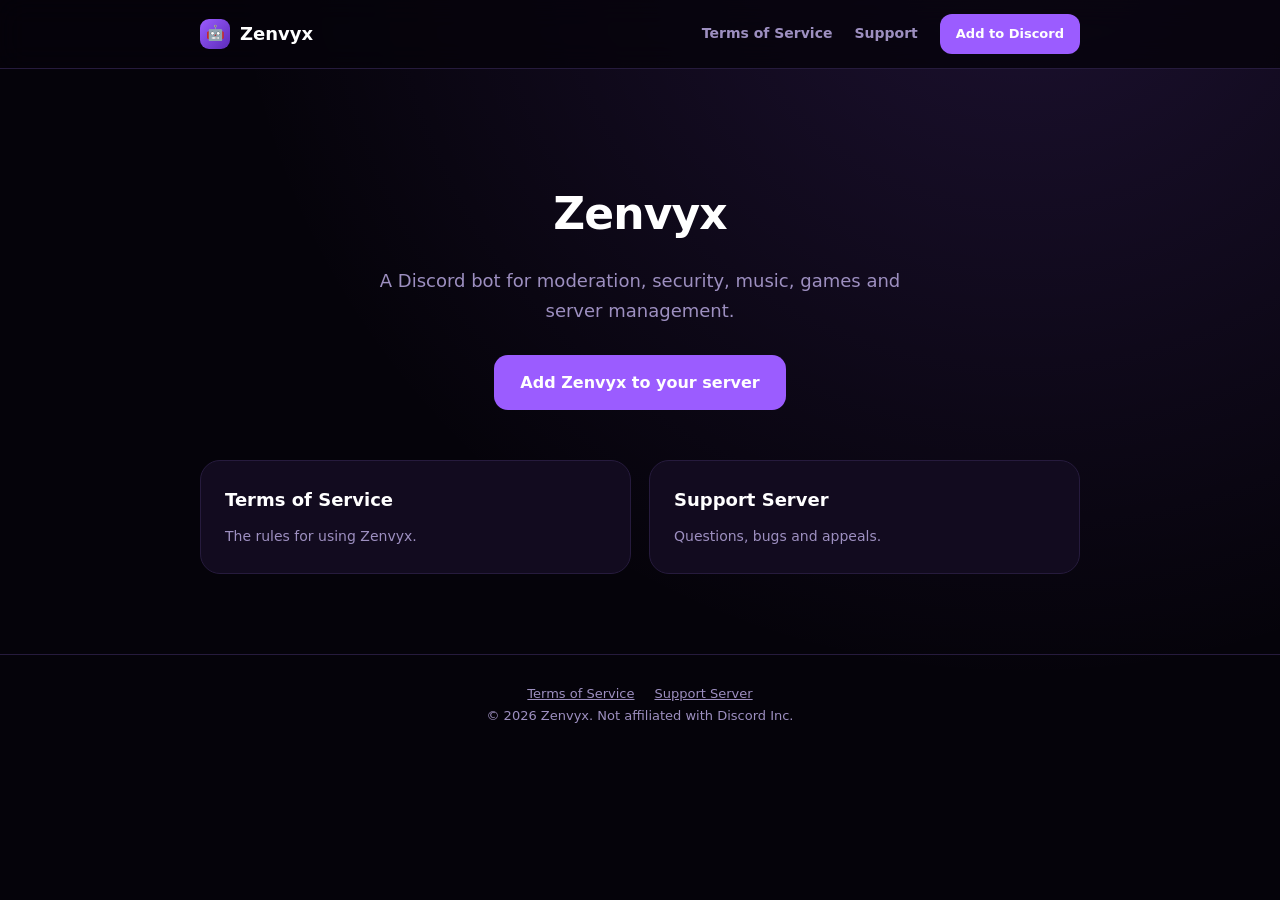
<file: index.html>
<!doctype html><html lang="en"><head><meta charset="utf-8"><meta name="viewport" content="width=device-width,initial-scale=1">
<title>Zenvyx — Zenvyx</title><meta name="description" content="Zenvyx Discord bot"><meta name="theme-color" content="#05030a">
<link rel="stylesheet" href="/style.css"></head><body>
<header><nav><a class="brand" href="/"><span class="logo">🤖</span>Zenvyx</a><span class="sp"></span>
<a class="l" href="/terms">Terms of Service</a><a class="l" href="https://discord.gg/BKSZU7PE5g">Support</a><a class="cta" href="https://discord.com/oauth2/authorize?client_id=1557282550869663756">Add to Discord</a></nav></header>
<main><div class="hero"><h1>Zenvyx</h1><p>A Discord bot for moderation, security, music, games and server management.</p>
<a class="cta" style="display:inline-block;background:#9b5cff;color:#fff;text-decoration:none;font-weight:800;padding:14px 26px;border-radius:14px" href="https://discord.com/oauth2/authorize?client_id=1557282550869663756">Add Zenvyx to your server</a></div>
<div class="grid"><a href="/terms"><b>Terms of Service</b><span>The rules for using Zenvyx.</span></a>
<a href="https://discord.gg/BKSZU7PE5g"><b>Support Server</b><span>Questions, bugs and appeals.</span></a></div></main>
<footer><a href="/terms">Terms of Service</a><a href="https://discord.gg/BKSZU7PE5g">Support Server</a><br>© 2026 Zenvyx. Not affiliated with Discord Inc.</footer></body></html>
</file>
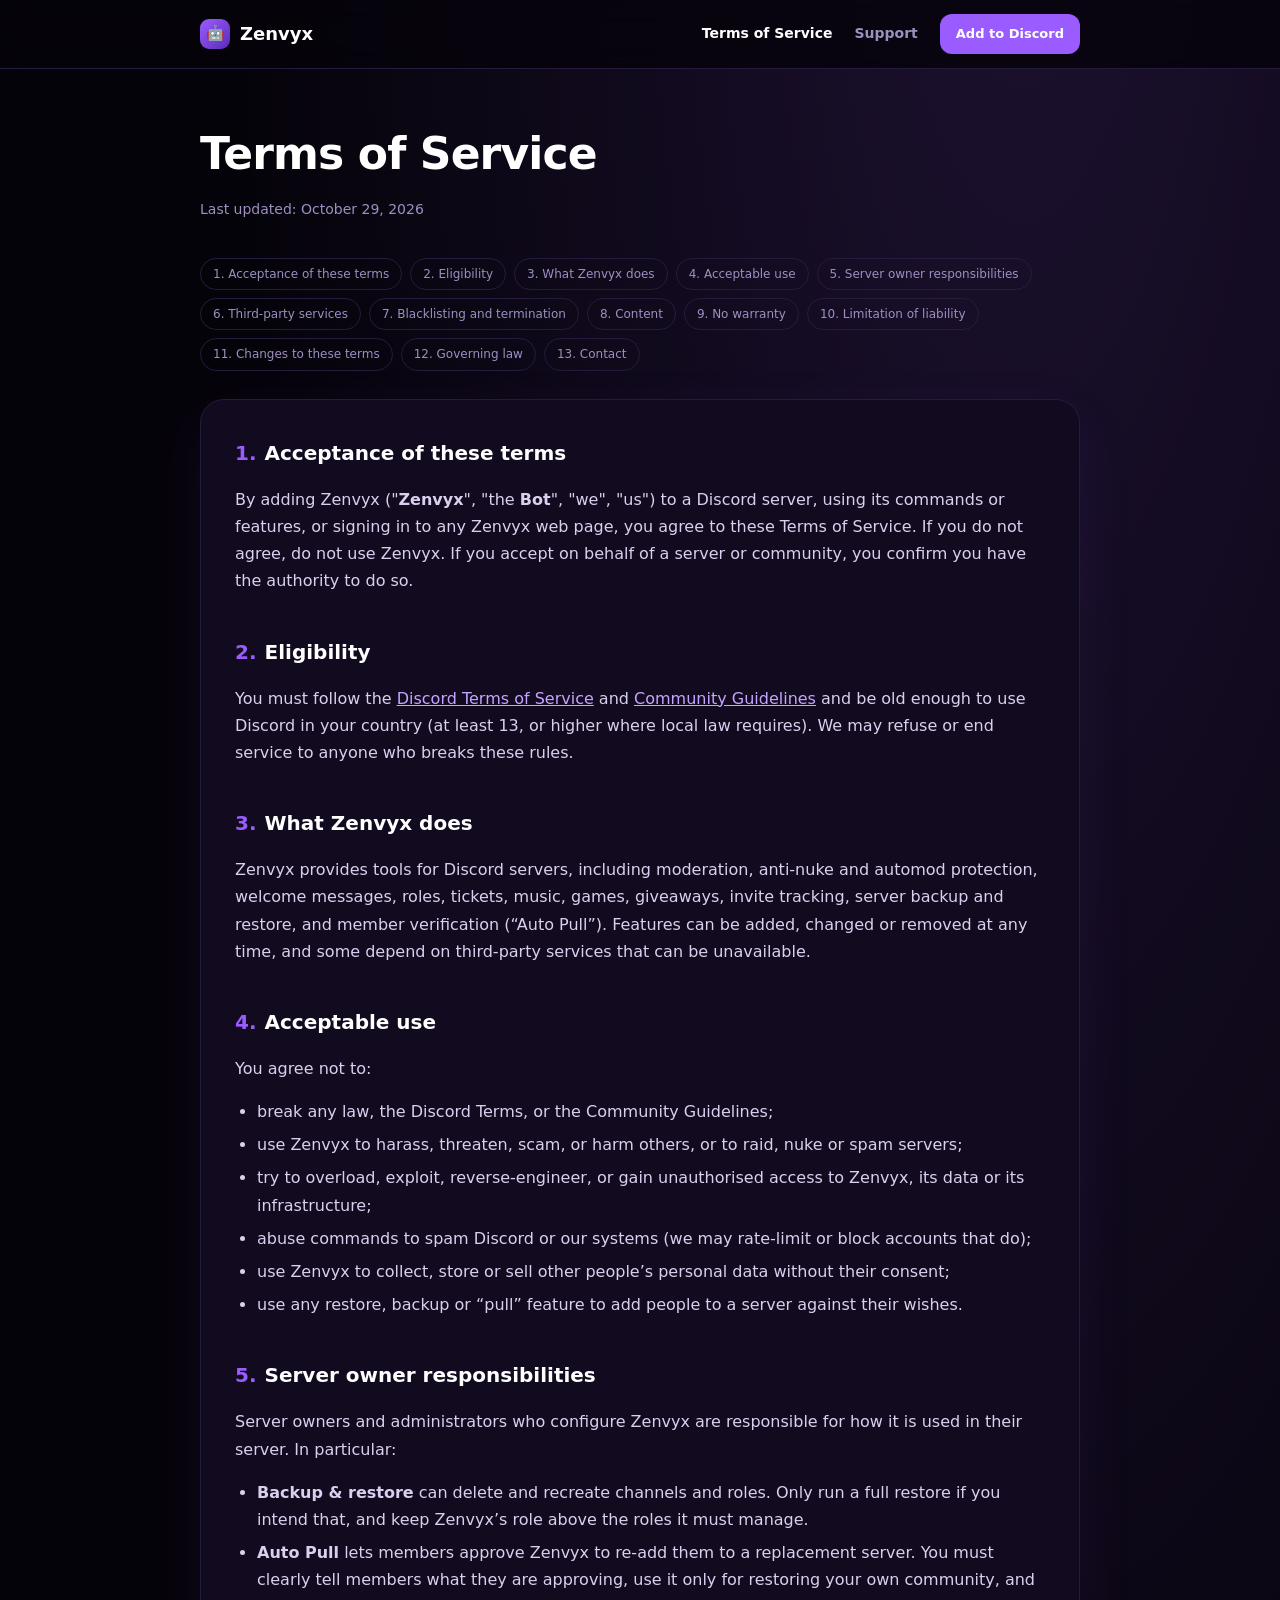
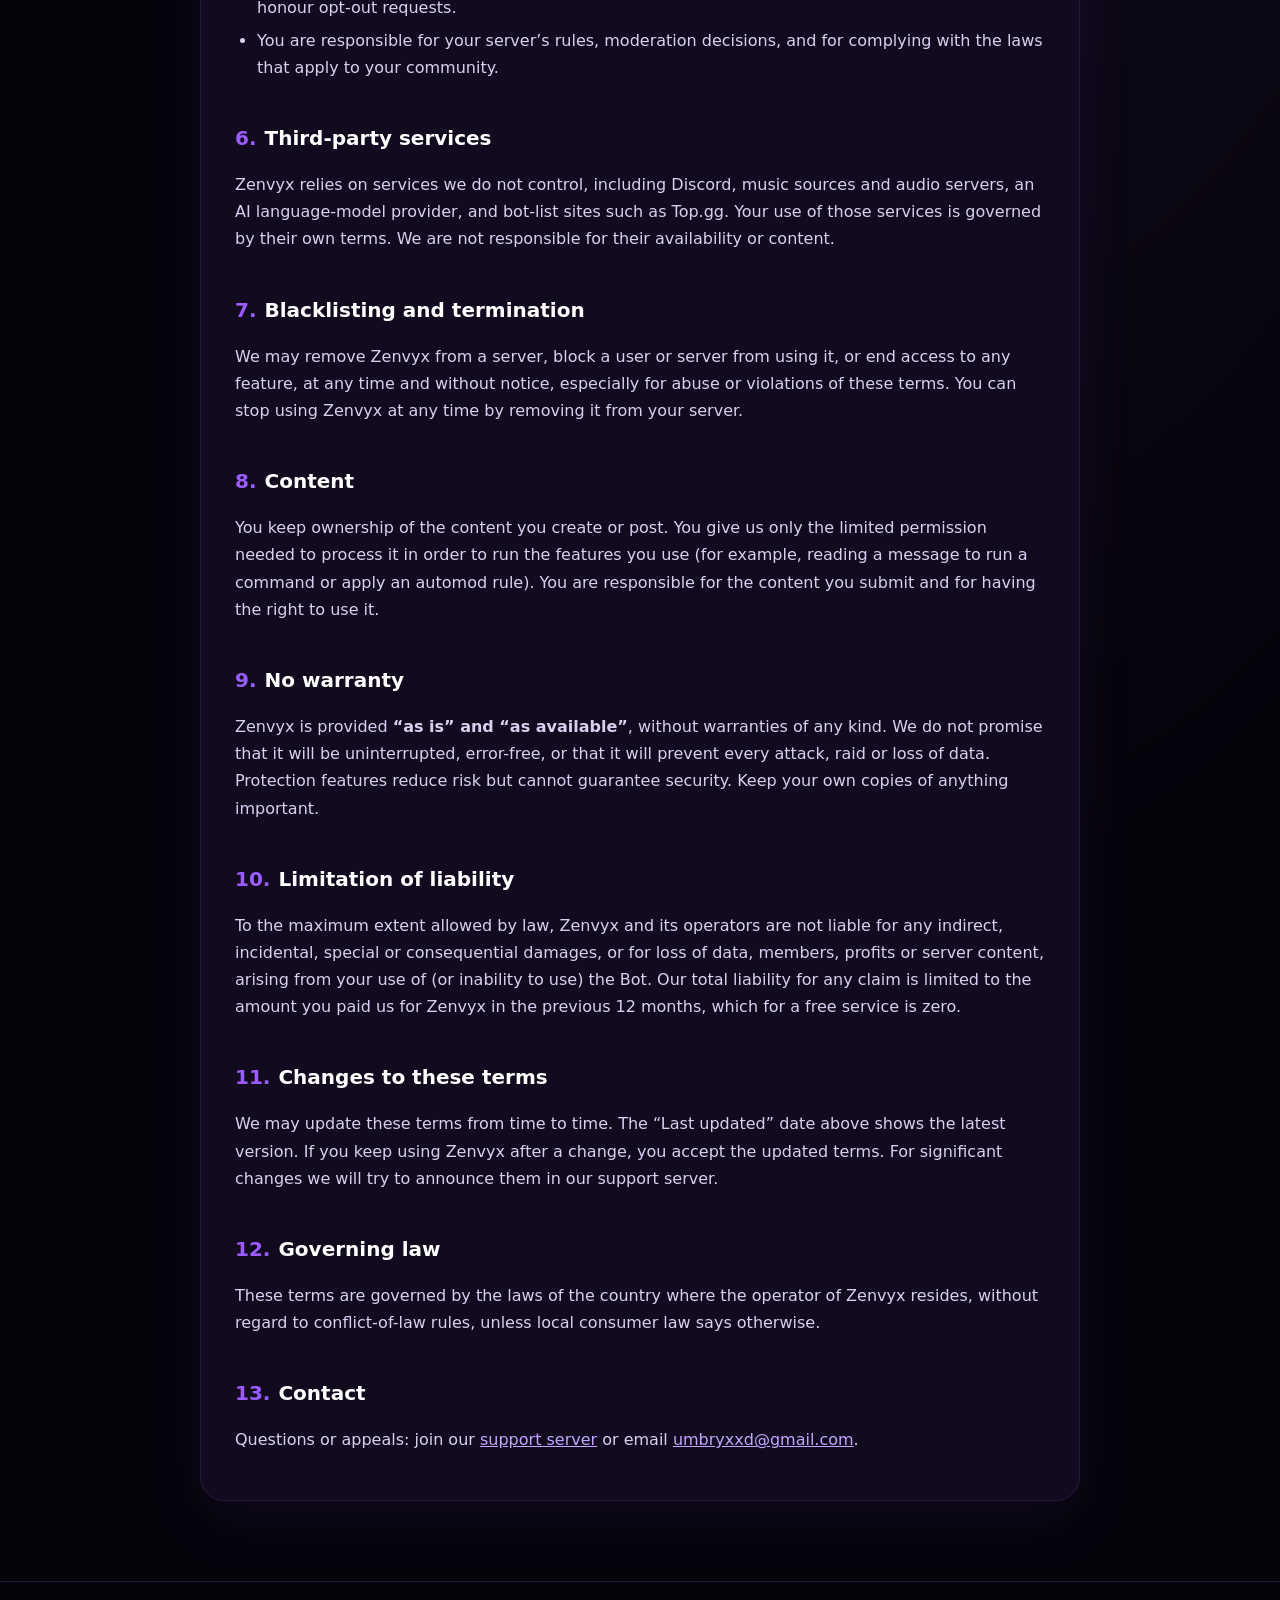
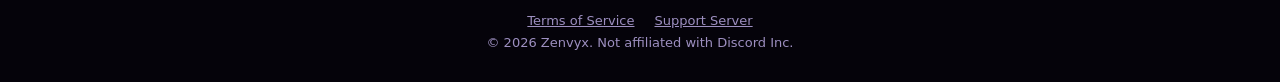
<file: terms.html>
<!doctype html><html lang="en"><head><meta charset="utf-8"><meta name="viewport" content="width=device-width,initial-scale=1">
<title>Terms of Service — Zenvyx</title><meta name="description" content="Terms of Service for the Zenvyx Discord bot"><meta name="theme-color" content="#05030a">
<link rel="stylesheet" href="/style.css"></head><body>
<header><nav><a class="brand" href="/"><span class="logo">🤖</span>Zenvyx</a><span class="sp"></span>
<a class="l on" href="/terms">Terms of Service</a><a class="l" href="https://discord.gg/BKSZU7PE5g">Support</a><a class="cta" href="https://discord.com/oauth2/authorize?client_id=1557282550869663756">Add to Discord</a></nav></header>
<main><h1>Terms of Service</h1><div class="meta">Last updated: October 29, 2026</div>

<div class="toc"><a href="#s1">1. Acceptance of these terms</a><a href="#s2">2. Eligibility</a><a href="#s3">3. What Zenvyx does</a><a href="#s4">4. Acceptable use</a><a href="#s5">5. Server owner responsibilities</a><a href="#s6">6. Third-party services</a><a href="#s7">7. Blacklisting and termination</a><a href="#s8">8. Content</a><a href="#s9">9. No warranty</a><a href="#s10">10. Limitation of liability</a><a href="#s11">11. Changes to these terms</a><a href="#s12">12. Governing law</a><a href="#s13">13. Contact</a></div><div class="card"><h2 id="s1"><span>1.</span>Acceptance of these terms</h2><p>By adding Zenvyx ("<b>Zenvyx</b>", "the <b>Bot</b>", "we", "us") to a Discord server, using its commands or features, or signing in to any Zenvyx web page, you agree to these Terms of Service. If you do not agree, do not use Zenvyx. If you accept on behalf of a server or community, you confirm you have the authority to do so.</p><h2 id="s2"><span>2.</span>Eligibility</h2><p>You must follow the <a href="https://discord.com/terms">Discord Terms of Service</a> and <a href="https://discord.com/guidelines">Community Guidelines</a> and be old enough to use Discord in your country (at least 13, or higher where local law requires). We may refuse or end service to anyone who breaks these rules.</p><h2 id="s3"><span>3.</span>What Zenvyx does</h2><p>Zenvyx provides tools for Discord servers, including moderation, anti-nuke and automod protection, welcome messages, roles, tickets, music, games, giveaways, invite tracking, server backup and restore, and member verification (“Auto Pull”). Features can be added, changed or removed at any time, and some depend on third-party services that can be unavailable.</p><h2 id="s4"><span>4.</span>Acceptable use</h2><p>You agree not to:</p><ul><li>break any law, the Discord Terms, or the Community Guidelines;</li><li>use Zenvyx to harass, threaten, scam, or harm others, or to raid, nuke or spam servers;</li><li>try to overload, exploit, reverse-engineer, or gain unauthorised access to Zenvyx, its data or its infrastructure;</li><li>abuse commands to spam Discord or our systems (we may rate-limit or block accounts that do);</li><li>use Zenvyx to collect, store or sell other people’s personal data without their consent;</li><li>use any restore, backup or “pull” feature to add people to a server against their wishes.</li></ul><h2 id="s5"><span>5.</span>Server owner responsibilities</h2><p>Server owners and administrators who configure Zenvyx are responsible for how it is used in their server. In particular:</p><ul><li><b>Backup & restore</b> can delete and recreate channels and roles. Only run a full restore if you intend that, and keep Zenvyx’s role above the roles it must manage.</li><li><b>Auto Pull</b> lets members approve Zenvyx to re-add them to a replacement server. You must clearly tell members what they are approving, use it only for restoring your own community, and honour opt-out requests.</li><li>You are responsible for your server’s rules, moderation decisions, and for complying with the laws that apply to your community.</li></ul><h2 id="s6"><span>6.</span>Third-party services</h2><p>Zenvyx relies on services we do not control, including Discord, music sources and audio servers, an AI language-model provider, and bot-list sites such as Top.gg. Your use of those services is governed by their own terms. We are not responsible for their availability or content.</p><h2 id="s7"><span>7.</span>Blacklisting and termination</h2><p>We may remove Zenvyx from a server, block a user or server from using it, or end access to any feature, at any time and without notice, especially for abuse or violations of these terms. You can stop using Zenvyx at any time by removing it from your server.</p><h2 id="s8"><span>8.</span>Content</h2><p>You keep ownership of the content you create or post. You give us only the limited permission needed to process it in order to run the features you use (for example, reading a message to run a command or apply an automod rule). You are responsible for the content you submit and for having the right to use it.</p><h2 id="s9"><span>9.</span>No warranty</h2><p>Zenvyx is provided <b>“as is” and “as available”</b>, without warranties of any kind. We do not promise that it will be uninterrupted, error-free, or that it will prevent every attack, raid or loss of data. Protection features reduce risk but cannot guarantee security. Keep your own copies of anything important.</p><h2 id="s10"><span>10.</span>Limitation of liability</h2><p>To the maximum extent allowed by law, Zenvyx and its operators are not liable for any indirect, incidental, special or consequential damages, or for loss of data, members, profits or server content, arising from your use of (or inability to use) the Bot. Our total liability for any claim is limited to the amount you paid us for Zenvyx in the previous 12 months, which for a free service is zero.</p><h2 id="s11"><span>11.</span>Changes to these terms</h2><p>We may update these terms from time to time. The “Last updated” date above shows the latest version. If you keep using Zenvyx after a change, you accept the updated terms. For significant changes we will try to announce them in our support server.</p><h2 id="s12"><span>12.</span>Governing law</h2><p>These terms are governed by the laws of the country where the operator of Zenvyx resides, without regard to conflict-of-law rules, unless local consumer law says otherwise.</p><h2 id="s13"><span>13.</span>Contact</h2><p>Questions or appeals: join our <a href="https://discord.gg/BKSZU7PE5g">support server</a> or email <a href="mailto:umbryxxd@gmail.com">umbryxxd@gmail.com</a>.</p></div></main>
<footer><a href="/terms">Terms of Service</a><a href="https://discord.gg/BKSZU7PE5g">Support Server</a><br>© 2026 Zenvyx. Not affiliated with Discord Inc.</footer></body></html>
</file>
<file: style.css>
:root{--bg:#05030a;--card:#120b1f;--line:#261b3d;--text:#d9d0ef;--muted:#9d8fc0;--p:#9b5cff;--p2:#8247e5}
*{box-sizing:border-box}html{scroll-behavior:smooth}
body{margin:0;background:radial-gradient(ellipse at 80% -10%,rgba(155,92,255,.16),transparent 55%),var(--bg);color:var(--text);
font-family:Inter,system-ui,-apple-system,Segoe UI,Arial,sans-serif;line-height:1.7;min-height:100vh}
a{color:#c4a5ff}a:hover{color:#fff}
header{position:sticky;top:0;z-index:10;backdrop-filter:blur(14px);background:rgba(5,3,10,.8);border-bottom:1px solid var(--line)}
nav{max-width:920px;margin:0 auto;padding:14px 20px;display:flex;align-items:center;gap:22px;flex-wrap:wrap}
.brand{font-weight:800;color:#fff;text-decoration:none;font-size:18px;display:flex;align-items:center;gap:10px}
.logo{width:30px;height:30px;border-radius:9px;background:linear-gradient(135deg,var(--p),#5b2bb8);display:inline-flex;align-items:center;justify-content:center;font-size:15px}
nav .sp{flex:1}nav a.l{color:var(--muted);text-decoration:none;font-size:14px;font-weight:600}nav a.l:hover,nav a.l.on{color:#fff}
nav a.cta{background:var(--p);color:#fff;text-decoration:none;font-size:13px;font-weight:800;padding:9px 16px;border-radius:12px}nav a.cta:hover{background:var(--p2)}
main{max-width:920px;margin:0 auto;padding:48px 20px 80px}
h1{font-size:clamp(30px,5vw,44px);color:#fff;margin:0 0 6px;letter-spacing:-.02em}
.meta{color:var(--muted);font-size:14px;margin-bottom:36px}
.card{background:var(--card);border:1px solid var(--line);border-radius:24px;padding:30px 34px;box-shadow:0 20px 60px rgba(155,92,255,.08)}
h2{color:#fff;font-size:20px;margin:34px 0 8px;padding-top:6px}h2:first-child{margin-top:0}
h2 span{color:var(--p);margin-right:8px}
p,li{color:var(--text)}ul{padding-left:22px}li{margin:6px 0}
.toc{display:flex;flex-wrap:wrap;gap:8px;margin:0 0 28px}
.toc a{font-size:12px;color:var(--muted);text-decoration:none;border:1px solid var(--line);padding:5px 12px;border-radius:999px}
.toc a:hover{color:#fff;border-color:var(--p)}
mark{background:rgba(250,204,21,.15);color:#fde68a;padding:1px 6px;border-radius:6px}
.note{border:1px solid rgba(155,92,255,.35);background:rgba(155,92,255,.08);border-radius:16px;padding:14px 18px;margin:0 0 28px;font-size:14px}
.hero{text-align:center;padding:60px 0 30px}.hero p{color:var(--muted);max-width:560px;margin:14px auto 28px;font-size:18px}
.grid{display:grid;grid-template-columns:repeat(auto-fit,minmax(260px,1fr));gap:18px;margin-top:20px}
.grid a{display:block;text-decoration:none;color:var(--text);background:var(--card);border:1px solid var(--line);border-radius:20px;padding:24px;transition:.2s}
.grid a:hover{border-color:var(--p);transform:translateY(-2px)}.grid b{display:block;color:#fff;font-size:18px;margin-bottom:6px}.grid span{color:var(--muted);font-size:14px}
footer{border-top:1px solid var(--line);color:var(--muted);text-align:center;font-size:13px;padding:28px 20px}footer a{color:var(--muted);margin:0 10px}
</file>
